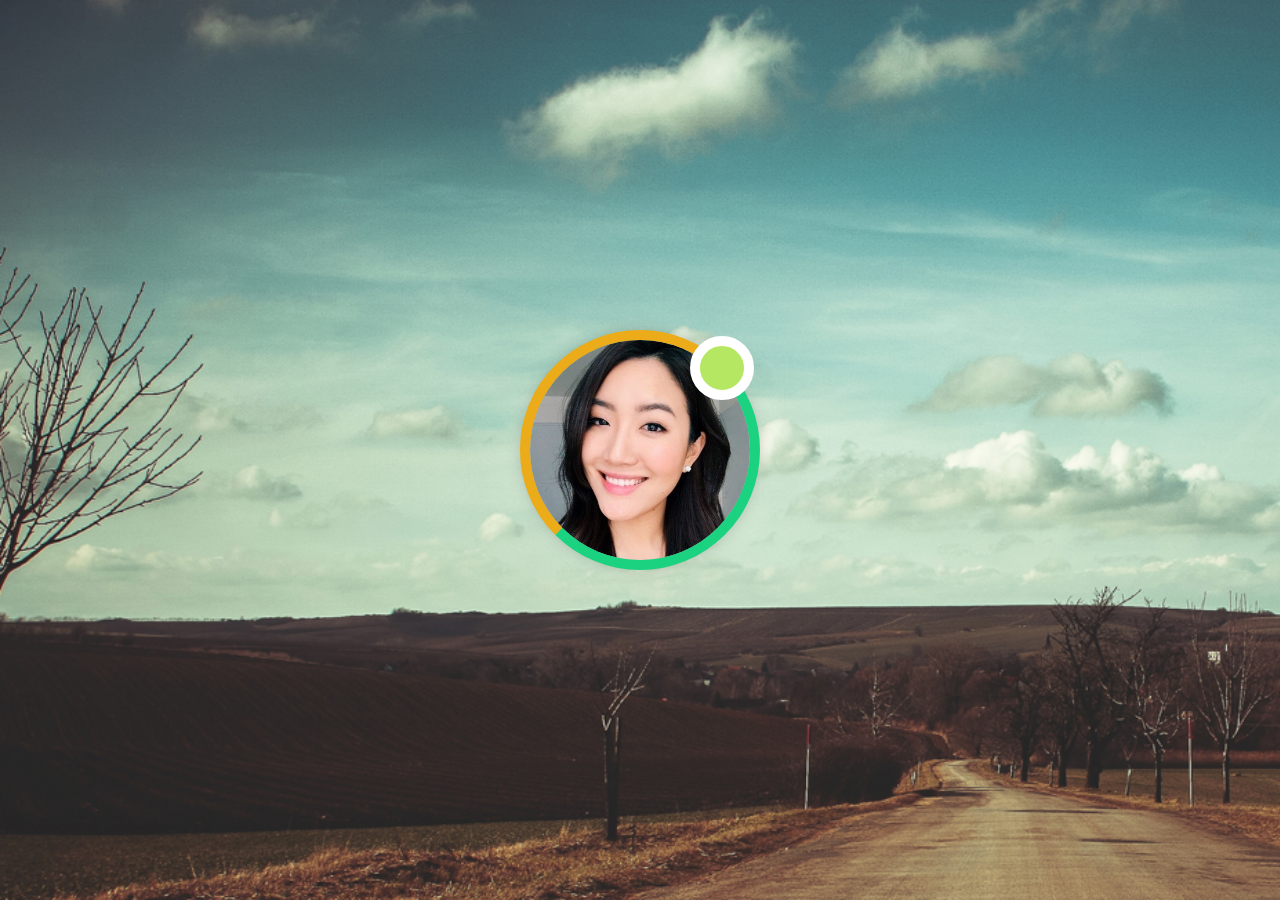
<file: templates/index.html>
<!DOCTYPE html>
<html>
<head>
  <title>Linevery</title>
    <meta name="viewport" content="width=device-width,initial-scale=1.0">
  <!-- <script data-main="../static/js/main" src="../static/js/require.js"></script> -->
  <!-- music player -->
  <link rel="stylesheet" href="../static/css/style.css" type="text/css" />
  <link rel="stylesheet" href="../static/css/musicplayer.css" type="text/css" />
  <!-- index主页 -->
  <link rel="stylesheet" type="text/css" href="../static/css/normalize.css" />
  <link rel="stylesheet" type="text/css" href="../static/css/demo.css" />
  <!-- 滚动条css -->
</head>
<body>
  <div class="container">
    <div class="content_wrap">
    <div class="midstage_a">
          <div class='stage'>
            <div class='centeravatar'>
             <div class="radar"></div>
             <div class="avatar">
             <div class="spinner"></div>
              <div class="onlinestatus"></div>
            </div>
            <!-- <img src="images/master.jpeg"> -->
          </div>
          </div>
          <div class="roundusers" >
          </div>
        </div>
      <!-- html5 music player -->
      <div class="midstage_b">
        <div class="music_wrap">
          <div class="progress_wrap">
            <div class="progress_bar"></div>
            <div class="buffer_progress"></div>
            <span class="cur_cursor"></span>
            <div class="music_logo"></div>
            <span class="move_bg"></span>
            <div class="music_info">
              <span class="title">You Belong To Me</span>-<span class="author"> - Joson Waled</span>
            </div>
            <div class="timetip">
              <span>02:23</span>
            </div>
          </div>
          <div class="control_button">
            <div class="prev_bt"></div>
            <div class="playpause play_bt"></div>
            <div class="playpause pause_bt"></div>
            <div class="next_bt"></div>
            <!-- <div class="playpause pause_bt"></div> -->
          </div>
          <div class="player_list">
            <div class="songlist">
              <div class="songtitle">You Belong To me</div>
              <div class="songauthor">Json Wele</div>
              <div class="songstatus"><i class="heart icon" style="color:red;"></i></div>
            </div>
            <div class="songlist">
              <div class="songtitle">Why not me?</div>
              <div class="songauthor">Json Wele</div>
              <div class="songstatus"><i class="heart icon" style="color:red;"></i></div>
            </div>
            <div class="songlist">
              <div class="songtitle">Why not me?</div>
              <div class="songauthor">Json Wele</div>
              <div class="songstatus"><i class="heart icon" style="color:red;"></i></div>
            </div>
            <div class="songlist">
              <div class="songtitle">Why not me?</div>
              <div class="songauthor">Json Wele</div>
              <div class="songstatus"><i class="heart icon" style="color:red;"></i></div>
            </div>
            <div class="songlist">
              <div class="songtitle">Why not me?</div>
              <div class="songauthor">Json Wele</div>
              <div class="songstatus"><i class="heart icon" style="color:red;"></i></div>
            </div>
            <div class="songlist">
              <div class="songtitle">Why not me?</div>
              <div class="songauthor">Json Wele</div>
              <div class="songstatus"><i class="heart icon" style="color:red;"></i></div>
            </div>
            <div class="songlist">
              <div class="songtitle">Why not me?</div>
              <div class="songauthor">Json Wele</div>
              <div class="songstatus"><i class="heart icon" style="color:red;"></i></div>
            </div>
            <div class="songlist">
              <div class="songtitle">Why not me?</div>
              <div class="songauthor">Json Wele</div>
              <div class="songstatus"><i class="heart icon" style="color:red;"></i></div>
            </div>
          </div>
          <audio id="audio">
            <p>您的浏览器不支持HTML5播放器呢！赶紧换一个最新的呗^_^.</p>
          </audio>
      </div>
      </div>
  </div><!-- /content-wrap -->
</div><!-- /container -->
<script type="text/javascript" src="../static/js/jquery-2.1.3.min.js"></script>
<script type="text/javascript" src="../static/js/velocity.min.js"></script>
<script type="text/javascript" src="../static/js/jquery.transit.min.js"></script>
<script type="text/javascript" src="../static/js/main.js"></script>
<script src="../static/js/list.js"></script>
<script src="../static/js/musicplayer.js"></script>

<script type="text/javascript">
    screen_width=$(document.body).width();
//  $('.music_wrap').parent().css('display','none');
    $('.midstage_b').css('visibility','hidden');
  $(".centeravatar").bind("click",getRounds);
</script>
</body>
</html>
</file>
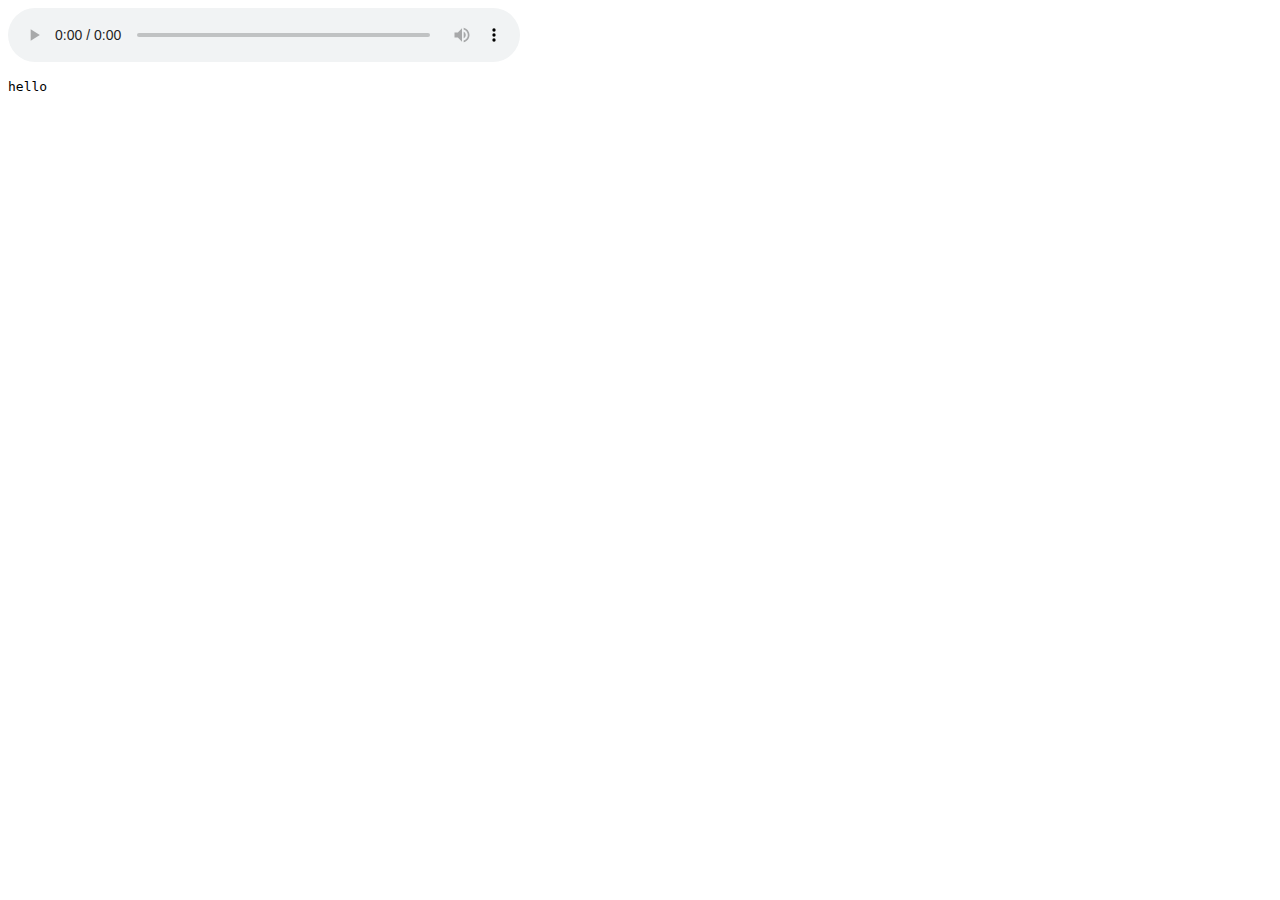
<file: static/test.html>
<!DOCTYPE html>
<html>
  <head>
    <title>JavaScript Visualization Example</title>
  </head>
  <body>
    <audio id="audio-element"
           src="http://weixin.linevery.com/static/temp.mp3"
           controls="true"
           style="width: 512px;">
    </audio>
	<pre id="raw">hello</pre>
    <script> 
      function loadedMetadata() {
        channels          = audio.mozChannels;
        rate              = audio.mozSampleRate;
        frameBufferLength = audio.mozFrameBufferLength; 		
      } 

      function audioAvailable(event) {
        var frameBuffer = event.frameBuffer;
        var t = event.time;
		        
        var text = "Samples at: " + t + "\n";
        text += frameBuffer[0] + "  " + frameBuffer[1];
        raw.innerHTML = text;
      }
      
      var raw = document.getElementById('raw');
      var audio = document.getElementById('audio-element'); 
      audio.addEventListener('MozAudioAvailable', audioAvailable, false); 
      audio.addEventListener('loadedmetadata', loadedMetadata, false);
      
    </script>
  </body>
</html>
</file>
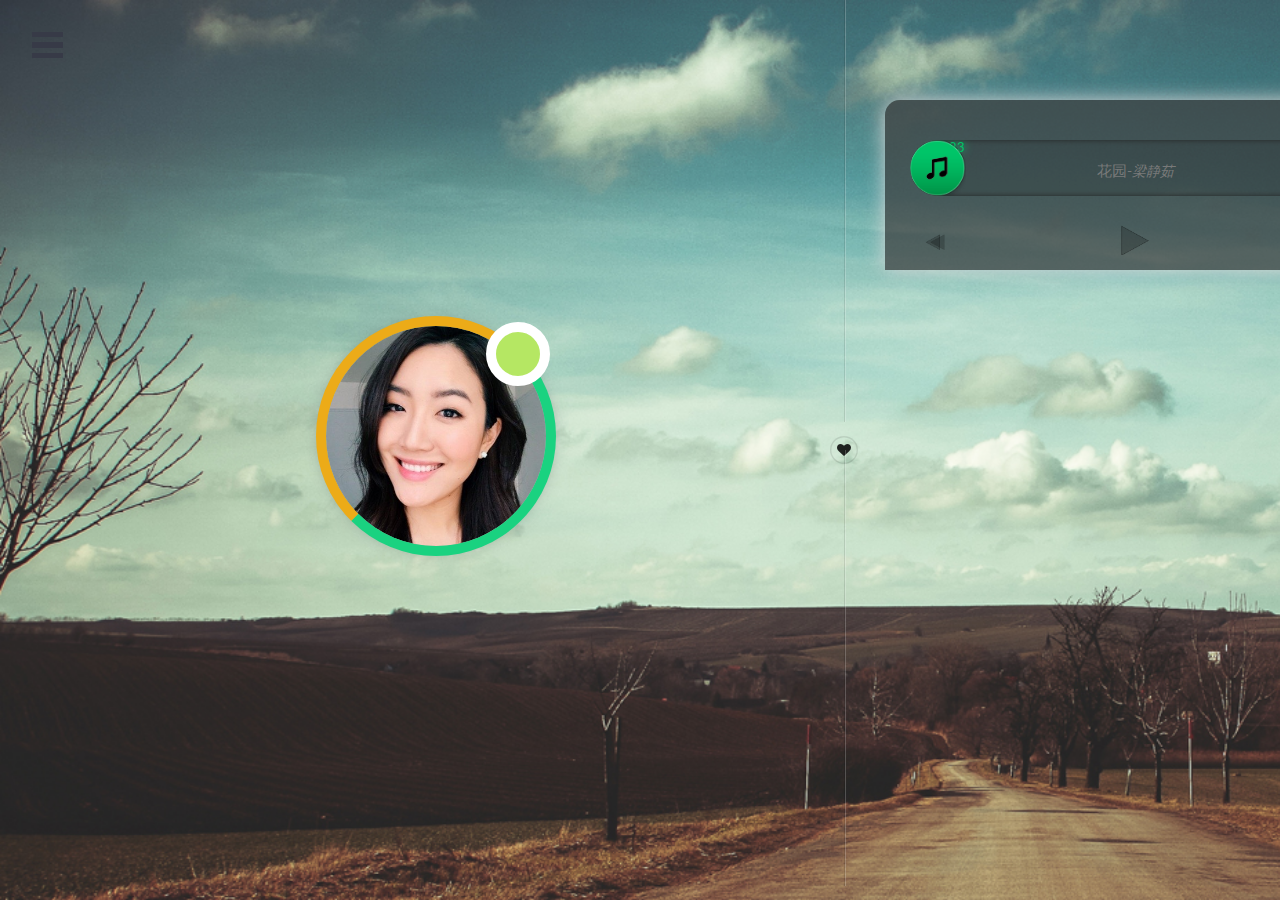
<file: templates/index - 副本.html>
<!DOCTYPE html>
<html>
<head>
  <title>Linevery</title>
  <script type="text/javascript" src="../static/js/jquery-2.1.3.min.js"></script>
  <script type="text/javascript" src="../static/js/velocity.min.js"></script>
  <script type="text/javascript" src="../static/js/jquery.transit.min.js"></script>
  <script type="text/javascript" src="../static/js/main.js"></script>
  <!-- <script data-main="../static/js/main" src="../static/js/require.js"></script> -->
  <!-- music player -->
  <link rel="stylesheet" href="../static/css/style.css" type="text/css" />
  <link rel="stylesheet" href="../static/css/musicplayer.css" type="text/css" />
  <!-- index主页 -->
  <link rel="stylesheet" type="text/css" href="../static/css/normalize.css" />
  <link rel="stylesheet" type="text/css" href="../static/css/demo.css" />
  <link rel="stylesheet" type="text/css" href="../static/fonts/font-awesome-4.2.0/css/font-awesome.min.css" />
  <link rel="stylesheet" type="text/css" href="../static/css/menu_topside.css" />
  <link rel="stylesheet" type="text/css" href="../static/css/semantic.min.css" />
</head>
<body>
  <div class="container">
    <div class="menu-wrap">
      <nav class="menu-top">
        <div class="profile"><img src="../static/images/user1.png" alt="Matthew Greenberg"/><span>Matthew</span></div>
        <div class="icon-list">
          <a href="#"><i class="fa fa-fw fa-star-o"></i></a>
          <a href="#"><i class="fa fa-fw fa-bell-o"></i></a>
          <a href="#"><i class="fa fa-fw fa-envelope-o"></i></a>
          <a href="#"><i class="fa fa-fw fa-comment-o"></i></a>
        </div>
      </nav>
      <nav class="menu-side">
        <a href="#">我的Linevery</a>
        <a href="#">我的资料</a>
        <a href="#">我的歌单</a>
        <a href="#">Random-Line</a>
      </nav>
    </div>
    <button class="menu-button" id="open-button">Open Menu</button>
    <div class="content-wrap">
      <div class="ui grid" style="height:100%;min-width:1000px;">
        <div class="one wide column" style="height:100%;"></div>
        <div class="nine wide column" style="height:100%;">
          <div class='stage'>
            <div class='centeravatar'>
             <div class="radar"></div>
             <div class="avatar">
              <div class="onlinestatus"></div>
            </div>
            <!-- <img src="images/master.jpeg"> -->
          </div>
          <div class="roundusers" >

          </div>
        </div>
      </div>
      <div class="one wide column" style="height:100%;">
        <div class="ui vertical divider">
          <i class="circular heart icon"></i>
        </div>
      </div>
      <!-- html5 music player -->
      <div class="five wide column" style="height:100%;">
        <div class="music_wrap">
          <div class="progress_wrap">
            <div class="progress_bar"></div>
            <div class="buffer_progress"></div>
            <span class="cur_cursor"></span>
            <div class="music_logo"></div>
            <div class="move_bg"></div>
            <div class="music_info">
              <span class="title">You Belong To Me</span>-<span class="author"> - Joson Waled</span>
            </div>
            <div class="timetip">
              <span>02:23</span>
            </div>
          </div>
          <div class="control_button">
            <div class="prev_bt"></div>
            <div class="playpause play_bt"></div>
            <div class="playpause pause_bt"></div>
            <div class="next_bt"></div>
            <!-- <div class="playpause pause_bt"></div> -->
          </div>

          <audio id="audio">
            <p>您的浏览器不支持HTML5播放器呢！赶紧换一个最新的呗^_^.</p>
          </audio>
        </div>
      </div>
    </div>
  </div><!-- /content-wrap -->
</div><!-- /container -->
<script src="../static/js/classie.js"></script>
<script src="../static/js/mainside.js"></script>
<script src="../static/js/semantic.min.js"></script>
<script src="../static/js/list.js"></script>
<script src="../static/js/musicplayer.js"></script>

<script type="text/javascript">
  console.log(window.jQuery);
  $(".centeravatar").bind("click",getRounds);
</script>
</body>
</html>
</file>
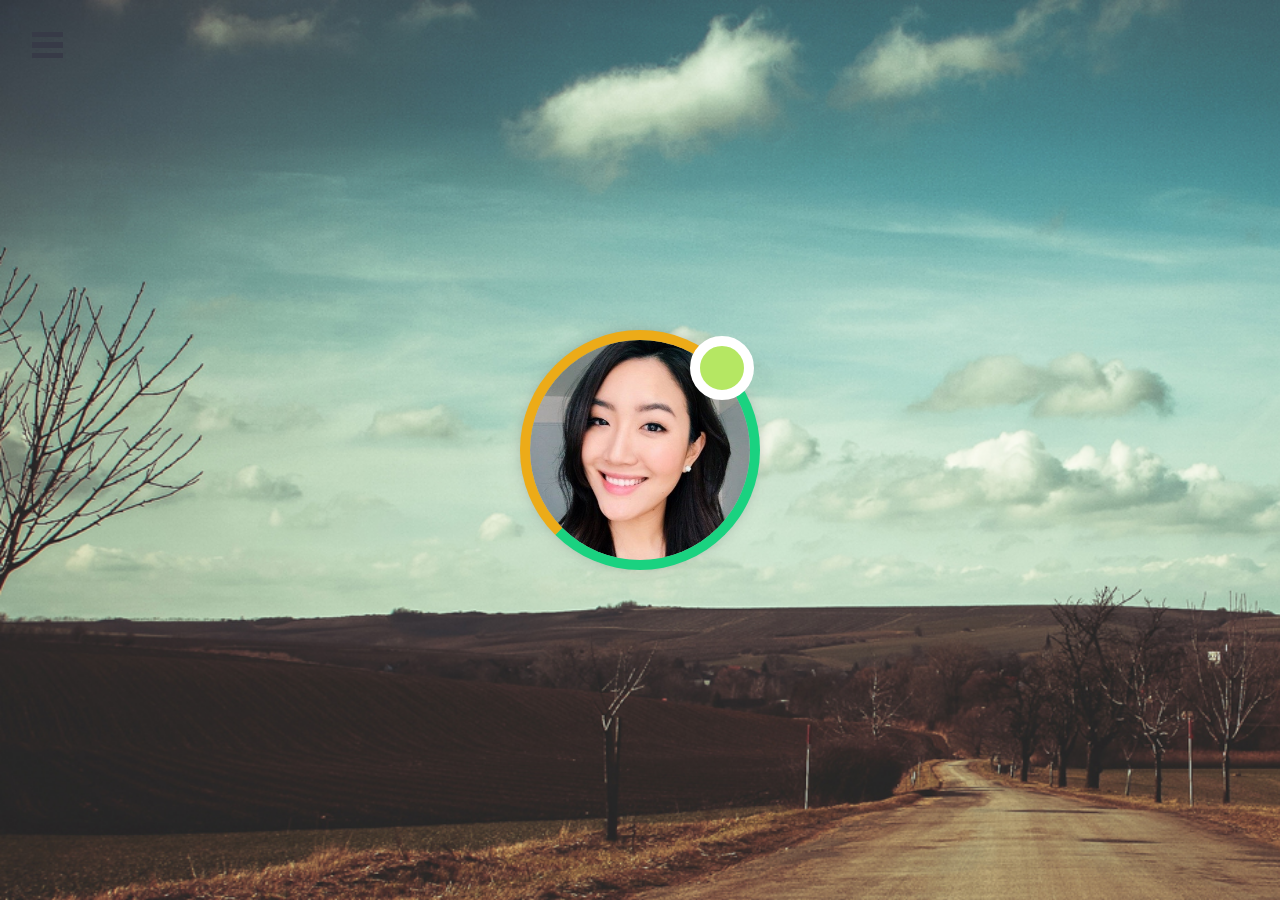
<file: templates/index.bak.html>
<!DOCTYPE html>
<html>
<head>
  <title>Linevery</title>
  <!-- <script data-main="../static/js/main" src="../static/js/require.js"></script> -->
  <!-- music player -->
  <link rel="stylesheet" href="../static/css/style.css" type="text/css" />
  <link rel="stylesheet" href="../static/css/musicplayer.css" type="text/css" />
  <!-- index主页 -->
  <link rel="stylesheet" type="text/css" href="../static/css/normalize.css" />
  <link rel="stylesheet" type="text/css" href="../static/css/demo.css" />
  <link rel="stylesheet" type="text/css" href="../static/fonts/font-awesome-4.2.0/css/font-awesome.min.css" />
  <link rel="stylesheet" type="text/css" href="../static/css/menu_topside.css" />
  <!-- 滚动条css -->
  <link rel="stylesheet" type="text/css" href="../static/css/jquery.mCustomScrollbar.min.css" />
  <link rel="stylesheet" type="text/css" href="../static/css/semantic.min.css" />
</head>
<body>
  <div class="container">
    <div class="menu-wrap">
      <nav class="menu-top">
        <div class="profile"><img src="../static/images/user1.png" alt="Matthew Greenberg"/><span>Matthew</span></div>
        <div class="icon-list">
          <a href="#"><i class="fa fa-fw fa-star-o"></i></a>
          <a href="#"><i class="fa fa-fw fa-bell-o"></i></a>
          <a href="#"><i class="fa fa-fw fa-envelope-o"></i></a>
          <a href="#"><i class="fa fa-fw fa-comment-o"></i></a>
        </div>
      </nav>
      <nav class="menu-side">
        <a href="#">我的Linevery</a>
        <a href="#">我的资料</a>
        <a href="#">我的歌单</a>
        <a href="#">Random-Line</a>
      </nav>
    </div>
    <button class="menu-button" id="open-button">Open Menu</button>
    <div class="content-wrap">
    <div class="midstage">
          <div class='stage'>
            <div class='centeravatar'>
             <div class="radar"></div>
             <div class="avatar">
             <div class="spinner"></div>
              <div class="onlinestatus"></div>
            </div>
            
            <!-- <img src="images/master.jpeg"> -->
          </div>
          <div class="roundusers" >

          </div>
        </div>
        </div>
      <!-- html5 music player -->
      <div class="midstage">
        <div class="music_wrap">
          <div class="progress_wrap">
            <div class="progress_bar"></div>
            <div class="buffer_progress"></div>
            <span class="cur_cursor"></span>
            <div class="music_logo"></div>
            <div class="move_bg"></div>
            <div class="music_info">
              <span class="title">You Belong To Me</span>-<span class="author"> - Joson Waled</span>
            </div>
            <div class="timetip">
              <span>02:23</span>
            </div>
          </div>
          <div class="control_button">
            <div class="prev_bt"></div>
            <div class="playpause play_bt"></div>
            <div class="playpause pause_bt"></div>
            <div class="next_bt"></div>
            <!-- <div class="playpause pause_bt"></div> -->
          </div>
          <div class="player_list">
            <div class="songlist">
              <div class="songtitle">You Belong To me</div>
              <div class="songauthor">Json Wele</div>
              <div class="songstatus"><i class="heart icon" style="color:red;"></i></div>
            </div>
            <div class="songlist">
              <div class="songtitle">Why not me?</div>
              <div class="songauthor">Json Wele</div>
              <div class="songstatus"><i class="heart icon" style="color:red;"></i></div>
            </div>
            <div class="songlist">
              <div class="songtitle">Why not me?</div>
              <div class="songauthor">Json Wele</div>
              <div class="songstatus"><i class="heart icon" style="color:red;"></i></div>
            </div>
            <div class="songlist">
              <div class="songtitle">Why not me?</div>
              <div class="songauthor">Json Wele</div>
              <div class="songstatus"><i class="heart icon" style="color:red;"></i></div>
            </div>
            <div class="songlist">
              <div class="songtitle">Why not me?</div>
              <div class="songauthor">Json Wele</div>
              <div class="songstatus"><i class="heart icon" style="color:red;"></i></div>
            </div>
            <div class="songlist">
              <div class="songtitle">Why not me?</div>
              <div class="songauthor">Json Wele</div>
              <div class="songstatus"><i class="heart icon" style="color:red;"></i></div>
            </div>
            <div class="songlist">
              <div class="songtitle">Why not me?</div>
              <div class="songauthor">Json Wele</div>
              <div class="songstatus"><i class="heart icon" style="color:red;"></i></div>
            </div>
            <div class="songlist">
              <div class="songtitle">Why not me?</div>
              <div class="songauthor">Json Wele</div>
              <div class="songstatus"><i class="heart icon" style="color:red;"></i></div>
            </div>
          </div>
          <audio id="audio">
            <p>您的浏览器不支持HTML5播放器呢！赶紧换一个最新的呗^_^.</p>
          </audio>
      </div>
      </div>
  </div><!-- /content-wrap -->
</div><!-- /container -->
<script type="text/javascript" src="../static/js/jquery-2.1.3.min.js"></script>
<script type="text/javascript" src="../static/js/jquery.mCustomScrollbar.concat.min.js"></script>
<script type="text/javascript" src="../static/js/velocity.min.js"></script>
<script type="text/javascript" src="../static/js/jquery.transit.min.js"></script>
<script type="text/javascript" src="../static/js/main.js"></script>
<script src="../static/js/classie.js"></script>
<script src="../static/js/mainside.js"></script>
<script src="../static/js/semantic.min.js"></script>
<script src="../static/js/list.js"></script>
<script src="../static/js/musicplayer.js"></script>

<script type="text/javascript">
  $('.music_wrap').parent().css('display','none');
  $(".centeravatar").bind("click",getRounds);
</script>
</body>
</html>
</file>
<file: static/css/style.css>
*, *:after, *:before {
    -webkit-box-sizing: border-box;
    box-sizing: border-box;
}

.clearfix:before, .clearfix:after {
    content: '';
    display: table;
}

.clearfix:after {
    clear: both;
}

.wrapper {
    height: 100%;
    margin: auto;
    overflow: hidden;
}

.content_wrap {
    position: absolute;
    overflow: hidden;
    background: url('../images/bg.jpg') no-repeat;
    width: 100%;
    height: 100%;
    background-size: cover;
}

.left_stage {
    position: absolute;
    left: 50px;
    min-width: 600px;
    width: 60%;
    height: 100%
}

.right_player {
    position: absolute;
    right: 50px;
    min-width: 400px;
    height: 100%
}

.midstage_b {
    visibility: hidden;
}

.stage {
    position: absolute;
    top: 0;
    right: 0;
    bottom: 0;
    left: 0;
    margin: auto;
    height: 220px;
    width: 220px;
}

.roundusers {
    top: 0px;
    bottom: 0px;
    right: 0px;
    left: 0px;
    margin: auto;
    position: absolute;
    height: 64px;
    width: 64px;
    border-radius: 50%;
    cursor: pointer;
}

.avatar {
    position: absolute;
    height: 100%;
    width: 100%;
    background-repeat: no-repeat;
    background-size: cover;
    border-radius: 50%;
    box-shadow: 0px 0px 20px #5A6562;
}

.roundusers .avatar::before {
    content: '';
    /*	position: absolute;
        height: 100%;
        width: 100%;
        border: 1px solid white;
        border-radius: 50%;*/
}

/*before 之前不需要多余属性选择*/
.roundusers .avatar:hover::before {
    content: '';
    position: absolute;
    left: -5px;
    top: -5px;
    height: 74px;
    width: 74px;
    border: 6px solid #ecab18;
    border-right-color: #1ad280;
    border-bottom-color: #1ad280;
    border-radius: 50%;
}

.avatar .onlinestatus {
    position: absolute;
    top: -0%;
    right: -0%;
    height: 17.06667px;
    width: 17.06667px;
    background: #bec4bc;
    border-radius: 50%;
    border: 3px solid white;
}

.centeravatar {
    position: absolute;
    height: 220px;
    width: 220px;
    border-radius: 50%;
    cursor: pointer;

}

.centeravatar .radar {
    position: absolute;
    top: 0;
    right: 0;
    bottom: 0;
    left: 0;
    margin: auto;
    height: 90%;
    width: 90%;
    background: #f9fff7;
    border: 3px solid #e7f5d1;
    border-radius: 50%;

}

.centeravatar .avatar::before {
    content: '';
    position: absolute;
    left: -10px;
    top: -10px;
    height: 240px;
    width: 240px;
    border: 10px solid #ecab18;
    border-right-color: #1ad280;
    border-bottom-color: #1ad280;
    border-radius: 50%;
    -webkit-transition: all .8s ease-in-out;
    -moz-transition: all .8s ease-in-out;
    transition: all .8s ease-in-out
}

.centeravatar:hover .avatar::before {
    -webkit-transform: rotate(180deg);
    -moz-transform: rotate(180deg);
    -ms-transform: rotate(180deg);
    -o-transform: rotate(180deg);
    transform: rotate(180deg);
}

.centeravatar .avatar {
    height: 100%;
    width: 100%;
    background: url(../images/master.jpeg) no-repeat;
    background-size: cover;
    border-radius: 50%;
    z-index: 10;
}

.centeravatar .avatar .onlinestatus {
    content: '';
    position: absolute;
    top: -4px;
    right: -4px;
    height: 64px;
    width: 64px;
    background: #b5e763;
    border-radius: 50%;
    border: 10px solid white;
}

@media screen and (max-width: 25em) {

}
</file>
<file: static/css/musicplayer.css>
body, div, dl, dt, dd, ul, ol, li, h1, h2, h3, h4, h5, h6, pre, form, fieldset, input, textarea, p, blockquote, th, td {
    margin: 0;
    padding: 0
}

h1, h2, h3, h4, h5, h6 {
    font-size: 100%;
    font-weight: normal;
}

button, input, select, textarea {
    font-size: 100%;
}

body, button, input, select, textarea {
    font: 12px/1.5 'Microsoft YaHei', Arial, "\5b8b\4f53", Tahoma, sans-serif;
}

a, a:link, a:visited, a:focus, a:hover, a:active {
    text-decoration: none;
}

fieldset, img {
    border: 0
}

ol, ul {
    list-style: none
}

address, caption, cite, code, dfn, em, th, var {
    font-style: normal;
    font-weight: normal
}

caption, th {
    text-align: left
}

abbr, acronym {
    border: 0
}

table {
    border-collapse: collapse;
    border-spacing: 0;
}

/* tables still need 'cellspacing="0"' in the markup */
img {
    -ms-interpolation-mode: bicubic;
}

/*for ie7*/
:focus {
    outline-color: -moz-use-text-color;
    outline-style: none;
    outline-width: 0;
}

/* ----- reset end ------ */

body {
    background-color: #F2F2F0;
}

.music_wrap {
    position: absolute;
    width: 90%;
    height: 170px;
    left: 0px;
    right: 0px;
    margin: 100px auto;
    box-shadow: 0px 0px 20px #D8D8D8;
    border-top-right-radius: 15px;
    border-top-left-radius: 15px;
    background-color: rgba(63, 62, 62, 0.72);
    /*background: url(../images/bg.png);*/
}

/*鼠标移动上去不透明，离开透明*/
.music_bg {
    position: absolute;
    width: 100%;
    height: 100%;
    background: url(../images/bg.png);
    opacity: 0.7;
}

.progress_wrap {
    cursor: pointer;
    position: absolute;
    overflow: hidden;
    left: 25px;
    top: 40px;
    right: 25px;
    /* width: 320px; */
    height: 56px;
    border-radius: 28px;
}

.progress_bar {
    position: absolute;
    left: 0px;
    top: 0px;
    width: 100%;
    height: 100%;
    background: rgba(0, 0, 0, 0.1);
    border-radius: 28px;
    box-shadow: 0px 0px 5px #252424 inset;
}

.buffer_progress {
    position: absolute;
    left: 0px;
    top: 0px;
    width: 300px;
    height: 100%;
    background: rgba(0, 0, 0, 0.1);
    border-radius: 30px;
    overflow: hidden;
}

.music_logo {
    position: absolute;
    cursor: pointer;
    top: -1px;
    left: -2px;
    width: 58px;
    height: 58px;
    background: url(../images/music_logo.png);
    background-size: cover;
    z-index: 10;
}

.move_bg.bak {
    position: absolute;
    top: 7px;
    left: 50px;
    width: 140px;
    height: 48px;
    background: url(../images/move_bg.png);
    background-size: cover;
}

.move_bg {
    position: absolute;
    top: 52px;
    left: 28px;
    border-radius: 1px;
    width: 4px;
    height: 3px;
    box-shadow: 0px 0px 12px #00FC85;
    background-color: #00C468;
}

.timetip {
    font-size: 13px;
    position: absolute;
    top: -1px;
    left: 20px;
    color: #00C468;
    text-shadow: 0px 0px 10px #00FC85;
}
.cur_cursor {
    position: absolute;  
    display: none;
    top: 2px;
    left: 50px;
    border-radius: 1px;
    width: 4px;
    height: 8px;
    box-shadow: 0px 0px 12px #00FC85;
    background-color: #00C468;
}
.cur_cursorbak {
    position: absolute;
    display: none;
    top: 7px;
    left: 200px;
    height: 44px;
    border-left: 1px dashed #00C568;
}

.music_info {
    width: 100%;
    text-align: center;
    line-height: 60px;
    color: #868787;
}

.music_info .title {
    font-size: 1.1em;
}

.music_info .author {
    font-style: oblique;
}

.move_bt {
    position: absolute;
    top: 10px;
    left: 300px;
    width: 60px;
    height: 60px;
    background: url(../images/cur1.png);
    background-size: cover;
}

.control_button {
    position: absolute;
    /* left: 50px; */
    width: 100%;
    top: 125px;
    height: 65px;
}

.play_bt {
    margin: 0px auto;
    left: 0px;
    right: 0px;
    position: absolute;
    /* left: 145px; */
    height: 30px;
    width: 30px;
    background: url(../images/play1.png);
    background-size: cover;
    cursor: pointer;
}

.pause_bt {
    margin: 0px auto;
    left: 0px;
    right: 0px;
    position: absolute;
    /* left: 145px; */
    height: 30px;
    width: 30px;
    background: url(../images/pause1.png);
    background-size: cover;
    cursor: pointer;
    display: none;
}

.prev_bt {
    position: absolute;
    left: 40px;
    top: 9px;
    height: 16px;
    width: 20px;
    background: url(../images/prev.png);
    background-size: cover;
    cursor: pointer;
}

.next_bt {
    position: absolute;
    /* left: 230px; */
    top: 9px;
    right: 40px;
    height: 16px;
    width: 20px;
    background: url(../images/next.png);
    background-size: cover;
    cursor: pointer;
}



.player_list {
    position: absolute;
    top: 170px;
    width: 100%;
    height: 230px;
    overflow: hidden;
    background-color: rgba(63, 62, 62, 0.72);
    border-bottom-right-radius: 15px;
    border-bottom-left-radius: 15px;
}

.songlist:nth-child(odd) {
    background: rgba(163, 162, 162, 0.34);
}

.songlist {
    height: 30px;
    line-height: 30px;
}

.songlist .songtitle {
    position: absolute;
    left: 30px;
    color: white;
}

.songlist .songauthor {
    display: none;
}

.songlist .songstatus {
    display: none;
}

.songlisting {
    border-left: 5px solid #00C568;
    height: 50px;
    line-height: 30px;
    background: rgb(130, 140, 133);
}

.songlisting .songtitle {
    position: absolute;
    left: 30px;
    color: white;
}

.songlisting .songauthor {
    position: absolute;
    left: 30px;
    padding-top: 20px;
    font-size: 0.5em;
}

.songlisting .songstatus {
    position: absolute;
    left: 350px;
    padding-top: 10px;
}

@media screen and (min-width: 500px) {
    .music_wrap {
        width: 500px;
    }
}
</file>
<file: static/css/demo.css>
@import url(http://fonts.googleapis.com/css?family=Raleway:200,400,700,800);
@font-face {
	font-weight: normal;
	font-style: normal;
	font-family: 'codropsicons';
	src:url('../fonts/codropsicons/codropsicons.eot');
	src:url('../fonts/codropsicons/codropsicons.eot?#iefix') format('embedded-opentype'),
		url('../fonts/codropsicons/codropsicons.woff') format('woff'),
		url('../fonts/codropsicons/codropsicons.ttf') format('truetype'),
		url('../fonts/codropsicons/codropsicons.svg#codropsicons') format('svg');
}

*, *:after, *:before { -webkit-box-sizing: border-box; box-sizing: border-box; }
.clearfix:before, .clearfix:after { content: ''; display: table; }
.clearfix:after { clear: both; }

body {
	background: #b4bad2;
	color: #fffce1;
	font-weight: 400;
	font-size: 1em;
	font-family: 'Raleway', Arial, sans-serif;
}

a {
	color: #4e4a46;
	text-decoration: none;
	outline: none;
}

a:hover, a:focus {
	color: #c94e50;
	outline: none;
}

button:focus {
	outline: none;
}

section {
	padding: 1em;
	text-align: center;
}

/* Header */
.codrops-header {
	margin: 0 auto;
	padding: 3em 2em;
	text-align: center;
}

.codrops-header h1 {
	margin: 0 auto;
	font-weight: 800;
	font-size: 3.75em;
	line-height: 1;
}

.codrops-header h1 span {
	display: block;
	font-size: 50%;
	font-weight: 400;
	padding-top: 0.325em;
}

.codrops-links {
	text-transform: uppercase;
	font-weight: 700;
	font-size: 0.69em;
	line-height: 2.2;
	padding: 1.61em 5em;
}

.codrops-links a {
	display: inline-block;
	padding: 0 1em;
	text-decoration: none;
	letter-spacing: 1px;
}

.codrops-icon:before {
	margin: 0 4px;
	text-transform: none;
	font-weight: normal;
	font-style: normal;
	font-variant: normal;
	font-family: 'codropsicons';
	line-height: 1;
	speak: none;
	-webkit-font-smoothing: antialiased;
}

.codrops-icon-drop:before {
	content: "\e001";
}

.codrops-icon-prev:before {
	content: "\e004";
}

/* Demo Buttons Style */
.codrops-demos {
	font-size: 1em;
	max-width: 1200px;
	margin: 3em auto 5em;
	padding: 2em 10em 0;
}

.codrops-demos > a {
	display: inline-block;
	margin: 0.75em;
	padding: 1.35em 1.1em;
	width: 15em;
	background: #fffce1;
	outline: none;
	text-decoration: none;
	text-transform: uppercase;
	letter-spacing: 1px;
	font-weight: 800;
	border-radius: 20px/50px;
}

.codrops-demos > a.current-demo {
	background: #c94e50;
	color: #fffce1;
}

/* Related demos */
.related {
	margin-top: 5em;
	padding: 0 3em 5em;
}

.related p {
	font-size: 1.5em;
	font-weight: 700;
}

.related > a {
	display: inline-block;
	text-align: center;
	margin: 20px 10px;
	padding: 25px;
	border-radius: 35px/200px;
	background: #fffce1;
	max-width: 100%;
}

.related a img {
	max-width: 100%;
	opacity: 0.8;
	border-radius: 20px/100px;
}

.related a:hover img,
.related a:active img {
	opacity: 1;
}

.related a h3 {
	margin: 0;
	padding: 0.5em 0.75em 0.3em;
	max-width: 300px;
	text-align: left;
}

body #cdawrap {
	top: auto;
	bottom: 35px;
	right: 35px;
	background: #b4bad2;
	border: 1px solid rgba(131,135,151,0.6);
}

.demo-wave body #cdawrap {
	top: 35px;
	right: 35px;
	bottom: auto;
}

@media screen and (max-width: 40em) {
	body {
		font-size: 80%;
	}
	.codrops-header h1 {
		font-size: 2.5em;
	}
	.codrops-demos {
		max-width: 900px;
		padding: 2em 2em 0;
	}
	.related > a {
		margin: 20px 0;
	}
}

@media screen and (max-width: 25em) {

	.codrops-icon {
		font-size: 250%;
	}

	.codrops-icon span {
		display: none;
	}

}
</file>
<file: static/css/menu_topside.css>
html, 
body, 
.container, 
.content-wrap {
	overflow: hidden;
	width: 100%;
	height: 100%;
	min-width: 950px;
}

.container {
	background: #373a47;
}

.menu-wrap a {
	color: #b8b7ad;
}

.menu-wrap a:hover,
.menu-wrap a:focus {
	color: #c94e50;
}

.content-wrap {
	position: absolute;
	/*background: #F0F0F0;*/
	background: url('../images/bg.jpg') no-repeat;
	background-size: cover;
	-webkit-overflow-scrolling: touch;
	-webkit-transition: -webkit-transform 0.3s;
	transition: transform 0.3s;
}

.content {
	background: #b4bad2;
}

/* Overlay */
.content::before {
	position: absolute;
	top: 0;
	left: 0;
	z-index: 10;
	width: 100%;
	height: 100%;
	background: rgba(0,0,0,0.3);
	content: '';
	opacity: 0;
	-webkit-transform: translate3d(100%,0,0);
	transform: translate3d(100%,0,0);
	-webkit-transition: opacity 0.3s, -webkit-transform 0s 0.3s;
	transition: opacity 0.3s, transform 0s 0.3s;
}

/* Menu Button */
.menu-button {
	position: fixed;
	z-index: 1000;
	margin: 1em;
	padding: 0;
	width: 2.5em;
	height: 2.25em;
	border: none;
	text-indent: 2.5em;
	font-size: 1.5em;
	color: transparent;
	background: transparent;
	-webkit-transition: -webkit-transform 0.3s;
	transition: transform 0.3s;
}

.menu-button::before {
	position: absolute;
	top: 0.5em;
	right: 0.5em;
	bottom: 0.5em;
	left: 0.5em;
	background: linear-gradient(#373a47 20%, transparent 20%, transparent 40%, #373a47 40%, #373a47 60%, transparent 60%, transparent 80%, #373a47 80%);
	content: '';
}

.menu-button:hover {
	opacity: 0.6;
}
/* Menu */
.menu-wrap {
	position: absolute;
	font-weight: 700;
	opacity: 0;
	-webkit-transition: opacity 1s;
	transition: opacity 1s;
}

.menu-top {
	line-height: 58px;
}

.menu-top .profile {
	display: inline-block;
	padding: 8px 10px;
	line-height: 42px;
}

.menu-top .profile,
.menu-side {
	width: 300px;
}

.menu-top .profile img {
	float: left;
	margin-right: 1em;
}

.icon-list {
	display: inline-block;
	font-size: 1.25em;
}

.icon-list a {
	margin: 0 1em 0 0;
	padding: 0;
}

@media screen and (max-width: 32em) {
	.icon-list {
		padding-left: 1em;
	}
}

.menu-side a {
	display: block;
	padding: 1.2em;
	border-bottom: 1px solid rgba(0,0,0,0.1);
}

.menu-side a:first-child {
	border-top: 1px solid rgba(0,0,0,0.1);
}

/* Shown menu */
.show-menu .menu-wrap {
	opacity: 1;
}

.show-menu .content-wrap,
.show-menu .menu-button {
	-webkit-transform: translate3d(300px,60px,0);
	transform: translate3d(300px,60px,0);
}

.show-menu .content::before {
	opacity: 1;
	-webkit-transition: opacity 0.3s;
	transition: opacity 0.3s;
	-webkit-transform: translate3d(0,0,0);
	transform: translate3d(0,0,0);
}
</file>
